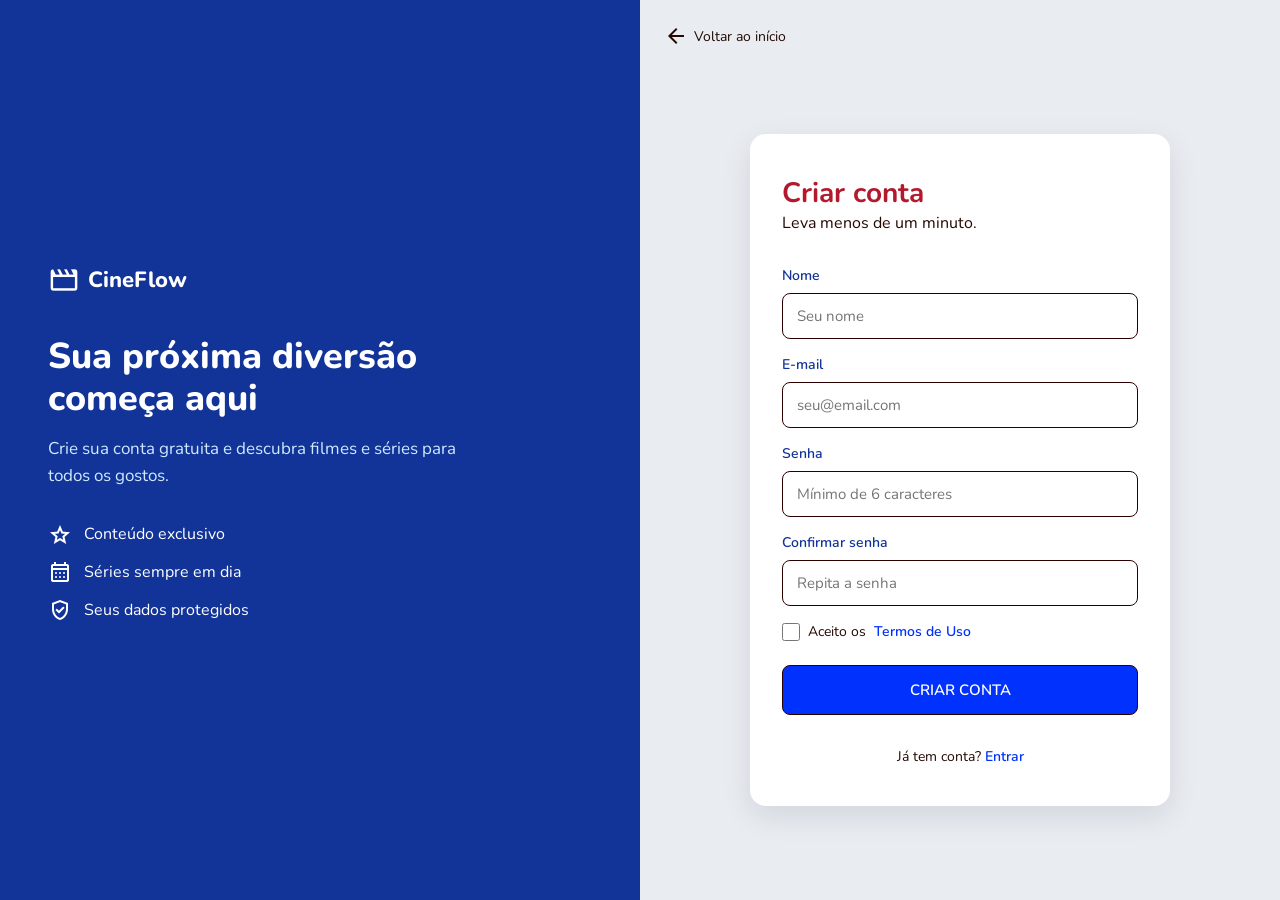
<file: cadastro.html>
<!DOCTYPE html>
<html lang="pt-BR">
<head>
    <meta charset="UTF-8">
    <meta name="viewport" content="width=device-width, initial-scale=1.0">
    <title>Cadastrar | CineFlow</title>
    <link rel="stylesheet" href="style.css">
    <link href="https://fonts.googleapis.com/css2?family=Nunito:ital,wght@0,200..1000;1,200..1000&display=swap" rel="stylesheet">
    <link href="https://fonts.googleapis.com/css2?family=Material+Symbols+Outlined" rel="stylesheet">
    <script src="script.js" defer></script>
</head>
<body>
    <div class="acesso">
        <aside class="acesso-painel">
            <a href="index.html" class="acesso-logo">
                <span class="material-symbols-outlined">movie</span> CineFlow
            </a>
            <h2>Sua próxima diversão começa aqui</h2>
            <p>Crie sua conta gratuita e descubra filmes e séries para todos os gostos.</p>
            <ul class="acesso-vantagens">
                <li><span class="material-symbols-outlined">star</span> Conteúdo exclusivo</li>
                <li><span class="material-symbols-outlined">calendar_month</span> Séries sempre em dia</li>
                <li><span class="material-symbols-outlined">verified_user</span> Seus dados protegidos</li>
            </ul>
        </aside>

        <main class="acesso-conteudo">
            <a href="index.html" class="acesso-voltar">
                <span class="material-symbols-outlined">arrow_back</span> Voltar ao início
            </a>

            <div class="acesso-card">
                <h1 style="color: #b4182d;">Criar conta</h1>
                <p class="acesso-subtitulo">Leva menos de um minuto.</p>

                <form class="acesso-form" id="form-cadastro">
                    <label for="nome">Nome</label>
                    <input type="text" id="nome" placeholder="Seu nome" required>

                    <label for="email">E-mail</label>
                    <input type="email" id="email" placeholder="seu@email.com" required>

                    <label for="senha">Senha</label>
                    <input type="password" id="senha" placeholder="Mínimo de 6 caracteres" minlength="6" required>

                    <label for="confirmar">Confirmar senha</label>
                    <input type="password" id="confirmar" placeholder="Repita a senha" required>

                    <label class="checkbox">
                        <input type="checkbox" required>
                        Aceito os <a href="#">Termos de Uso</a>
                    </label>

                    <button type="submit" class="btn btn-primario btn-grande">Criar conta</button>
                    <p class="form-aviso" id="form-aviso"></p>
                </form>

                <p class="acesso-trocar">Já tem conta? <a href="login.html">Entrar</a></p>
            </div>
        </main>
    </div>
</body>
</html>
</file>
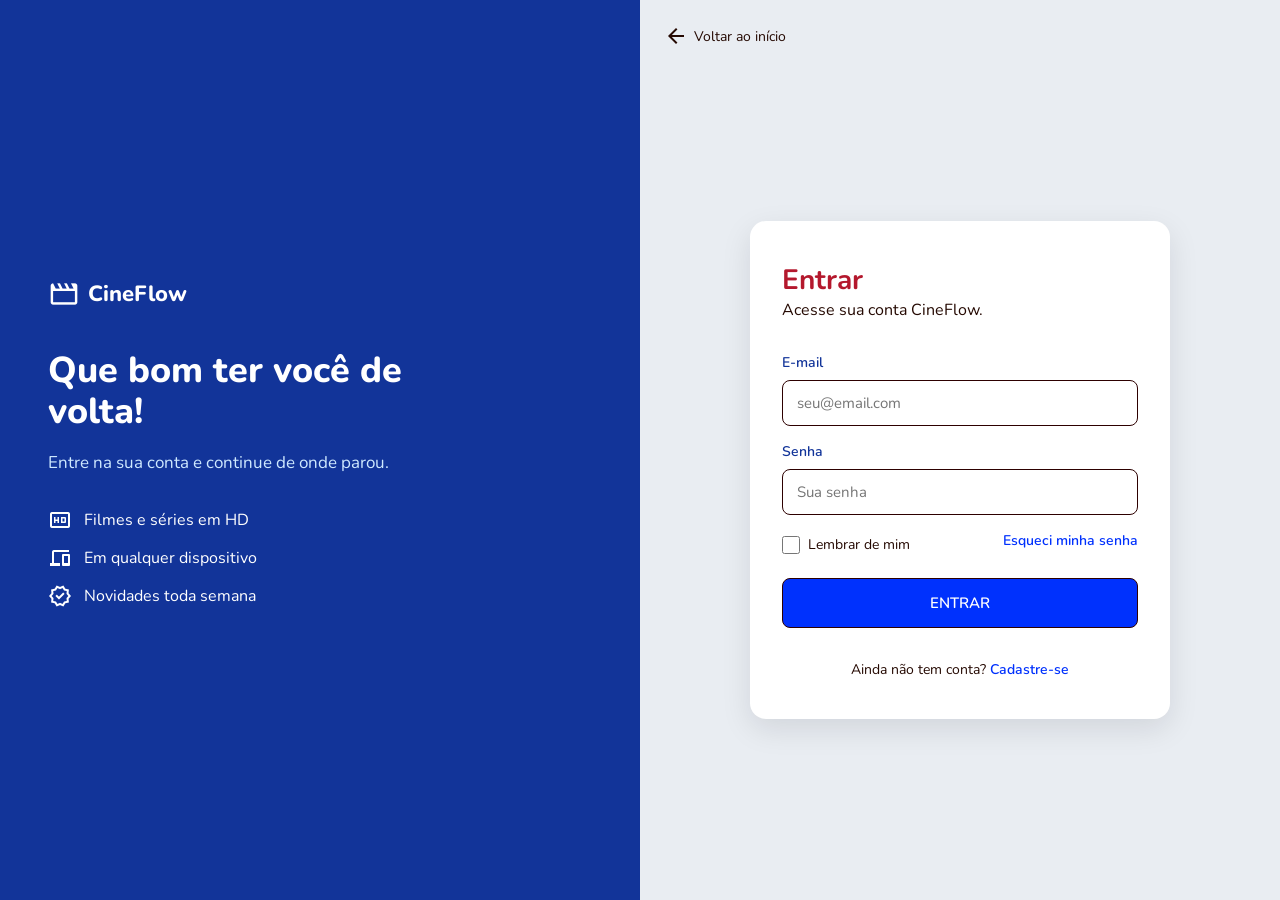
<file: login.html>
<!DOCTYPE html>
<html lang="pt-BR">
<head>
    <meta charset="UTF-8">
    <meta name="viewport" content="width=device-width, initial-scale=1.0">
    <title>Entrar | CineFlow</title>
    <link rel="stylesheet" href="style.css">
    <link href="https://fonts.googleapis.com/css2?family=Nunito:ital,wght@0,200..1000;1,200..1000&display=swap" rel="stylesheet">
    <link href="https://fonts.googleapis.com/css2?family=Material+Symbols+Outlined" rel="stylesheet">
    <script src="script.js" defer></script>
</head>
<body>
    <div class="acesso">
        <!-- Painel azul (some no celular) -->
        <aside class="acesso-painel">
            <a href="index.html" class="acesso-logo">
                <span class="material-symbols-outlined">movie</span> CineFlow
            </a>
            <h2>Que bom ter você de volta!</h2>
            <p>Entre na sua conta e continue de onde parou.</p>
            <ul class="acesso-vantagens">
                <li><span class="material-symbols-outlined">hd</span> Filmes e séries em HD</li>
                <li><span class="material-symbols-outlined">devices</span> Em qualquer dispositivo</li>
                <li><span class="material-symbols-outlined">new_releases</span> Novidades toda semana</li>
            </ul>
        </aside>

        <main class="acesso-conteudo">
            <a href="index.html" class="acesso-voltar">
                <span class="material-symbols-outlined">arrow_back</span> Voltar ao início
            </a>

            <div class="acesso-card">
                <h1 style="color: #b4182d;">Entrar</h1>
                <p class="acesso-subtitulo">Acesse sua conta CineFlow.</p>

                <form class="acesso-form" id="form-login">
                    <label for="email">E-mail</label>
                    <input type="email" id="email" placeholder="seu@email.com" required>

                    <label for="senha">Senha</label>
                    <input type="password" id="senha" placeholder="Sua senha" required>

                    <div class="acesso-opcoes">
                        <label class="checkbox">
                            <input type="checkbox"> Lembrar de mim
                        </label>
                        <a href="#">Esqueci minha senha</a>
                    </div>

                    <button type="submit" class="btn btn-primario btn-grande">Entrar</button>
                    <p class="form-aviso" id="form-aviso"></p>
                </form>

                <p class="acesso-trocar">Ainda não tem conta? <a href="cadastro.html">Cadastre-se</a></p>
            </div>
        </main>
    </div>
</body>
</html>
</file>
<file: style.css>
/* ===== Variáveis (cores do CineFlow) ===== */
:root {
    --azul-escuro: #123499;
    --azul: #0031fd;
    --vermelho: #b4182d;
    --vermelho-escuro: #7b0202;
    --vermelho-claro: #ff6961;
    --texto-principal: #000521;
    --texto-secundario: #250902;
    --cor-borda: #2d0000;
    --cor-fundo: #ffffff;
    --cor-novidade: #EDD8D6;
    --cor-cinza: #e9edf2;
    --cor-suave: #cfe9ff;
}

* { box-sizing: border-box; margin: 0; padding: 0; }

html { scroll-behavior: smooth; }
section { scroll-margin-top: 90px; }

body {
    font-family: "Nunito", sans-serif;
    color: var(--texto-principal);
    background-color: var(--cor-fundo);
}

/* ===== Header ===== */
.header {
    position: sticky;
    top: 0;
    z-index: 100;
    background-color: var(--cor-fundo);
    border-bottom: 1px solid var(--cor-borda);
}

.header-inner {
    max-width: 1200px;
    margin: 0 auto;
    padding: 12px 24px;
    display: flex;
    align-items: center;
    justify-content: space-between;
    gap: 24px;
}

.logo {
    display: flex;
    align-items: center;
    gap: 8px;
    font-size: 20px;
    font-weight: 800;
    color: var(--texto-principal);
    text-decoration: none;
}

.logo img { width: 65px; transition: transform 0.3s ease; }
.logo img:hover { transform: scale(1.1); }

.nav {
    display: flex;
    align-items: center;
    gap: 32px;
    list-style: none;
}

.nav a {
    text-decoration: none;
    color: var(--texto-secundario);
    font-size: 15px;
    font-weight: 600;
    padding: 6px 0;
    transition: color 0.3s ease;
    white-space: nowrap;
}

.nav a:hover { color: var(--vermelho); }

.actions { display: flex; align-items: center; gap: 12px; }

/* Botões Entrar/Cadastrar que ficam dentro do menu (só aparecem no celular) */
.nav-actions { display: none; }

.btn {
    font-family: inherit;
    font-size: 14px;
    font-weight: 600;
    border-radius: 8px;
    padding: 10px 18px;
    cursor: pointer;
    text-decoration: none;
    display: inline-flex;
    align-items: center;
    justify-content: center;
    border: 1px solid var(--cor-borda);
    transition: all 0.3s ease;
}

.btn-entrar { background-color: var(--azul); color: #fff; }
.btn-entrar:hover { background-color: var(--azul-escuro); }
.btn-cadastrar { background-color: var(--vermelho); color: #fff; }
.btn-cadastrar:hover { background-color: var(--vermelho-escuro); }

/* ===== Menu hambúrguer ===== */
.hamburger {
    display: none;
    flex-direction: column;
    justify-content: space-between;
    width: 30px;
    height: 21px;
    background: transparent;
    border: none;
    cursor: pointer;
}

.hamburger .bar {
    height: 3px;
    width: 100%;
    background-color: var(--texto-principal);
    border-radius: 3px;
    transition: all 0.3s ease-in-out;
}

.hamburger.active .bar:nth-child(1) { transform: translateY(9px) rotate(45deg); }
.hamburger.active .bar:nth-child(2) { opacity: 0; }
.hamburger.active .bar:nth-child(3) { transform: translateY(-9px) rotate(-45deg); }

@media (max-width: 768px) {
    .hamburger { display: flex; }
    .actions { display: none; }

    .nav {
        position: absolute;
        top: 100%;
        left: 0;
        width: 100%;
        background-color: var(--cor-fundo);
        flex-direction: column;
        align-items: center;
        padding: 0;
        gap: 0;
        max-height: 0;
        overflow: hidden;
        box-shadow: 0 10px 15px rgba(0, 0, 0, 0.1);
        transition: max-height 0.4s ease-in-out, padding 0.4s ease-in-out;
    }

    .nav.active {
        max-height: 500px;
        padding: 20px 0;
        border-bottom: 2px solid var(--vermelho);
    }

    .nav li { width: 100%; text-align: center; }
    .nav a { display: block; padding: 12px 0; width: 100%; color: var(--texto-principal); }

    .nav-actions { display: flex; gap: 12px; padding: 8px 24px 0; }
    .nav-actions .btn { flex: 1; }
    /* Garante o texto branco nos botões dentro do menu */
    .nav .btn-entrar, .nav .btn-cadastrar,
    .nav .btn-entrar:hover, .nav .btn-cadastrar:hover { color: #fff; }
}

/* ===== Ícones do Google ===== */
.material-symbols-outlined {
    font-size: 20px;
    line-height: 1;
    display: inline-block;
    width: 1em;
    overflow: hidden;
    white-space: nowrap;
    flex-shrink: 0;
}

/* ===== Hero ===== */
.hero {
    background-color: #dbe7ff;
    padding: 64px 0 80px;
    border-bottom: 1px solid var(--cor-cinza);
}

.hero-inner {
    max-width: 1200px;
    margin: 0 auto;
    padding: 0 24px;
    display: grid;
    grid-template-columns: minmax(0, 1fr) minmax(0, 1.2fr);
    align-items: center;
    gap: 48px;
}

.hero-etiqueta {
    display: inline-block;
    background-color: var(--cor-novidade);
    color: var(--vermelho);
    font-size: 12px;
    font-weight: 600;
    text-transform: uppercase;
    letter-spacing: 0.5px;
    padding: 6px 12px;
    border-radius: 6px;
    margin-bottom: 20px;
}

.hero-titulo {
    color: var(--azul-escuro);
    font-size: 32px;
    font-weight: 800;
    line-height: 1.1;
    text-transform: uppercase;
    margin-bottom: 20px;
}

.hero-titulo span {
    color: var(--vermelho-escuro);
    display: block;
    font-size: 25px;
    margin-top: 8px;
}

.hero-descricao {
    font-size: 18px;
    line-height: 1.5;
    color: var(--texto-secundario);
    max-width: 440px;
    margin-bottom: 32px;
}

.hero-botoes { display: flex; gap: 12px; flex-wrap: wrap; margin-bottom: 32px; }

.btn-grande {
    font-size: 15px;
    padding: 14px 28px;
    text-transform: uppercase;
    gap: 8px;
}

.btn-primario { background-color: var(--azul); color: #fff; }
.btn-primario:hover { background-color: var(--azul-escuro); }

.btn-contorno { color: var(--azul); background-color: #fff; border-color: var(--cor-cinza); }
.btn-contorno:hover { background-color: var(--cor-cinza); }

/* Vantagens: agora em 2 colunas (eram 4 itens em coluna) */
.hero-vantagens {
    list-style: none;
    display: grid;
    grid-template-columns: 1fr 1fr;
    gap: 16px;
    background-color: var(--cor-fundo);
    border: 1px solid var(--cor-cinza);
    border-radius: 10px;
    padding: 16px 0;
    max-width: 460px;
}

.hero-vantagens li {
    display: flex;
    align-items: center;
    gap: 10px;
    padding: 0 14px;
    font-size: 12px;
    line-height: 1.4;
    color: var(--texto-secundario);
}

.hero-vantagens .material-symbols-outlined { color: var(--azul-escuro); font-size: 26px; }
.hero-vantagens strong { display: block; color: var(--texto-principal); font-weight: 600; }

.hero-imagem {
    width: 100%;
    height: auto;
    display: block;
    border-radius: 14px;
    box-shadow: 0 20px 40px rgba(0, 5, 33, 0.25);
}

/* ===== Seções (container, título) ===== */
.container { max-width: 1200px; margin: 0 auto; padding: 0 24px; }

.secao { padding: 64px 0; border-bottom: 1px solid var(--cor-cinza); }

.secao-titulo {
    color: var(--azul-escuro);
    font-size: 24px;
    font-weight: 800;
    text-transform: uppercase;
    text-align: center;
    margin-bottom: 40px;
}

.secao-titulo::after {
    content: "";
    display: block;
    width: 48px;
    height: 3px;
    background-color: var(--vermelho);
    margin: 12px auto 0;
    border-radius: 2px;
}

/* ===== Cartões (Filmes e Séries) ===== */
.cards { display: grid; grid-template-columns: repeat(5, 1fr); gap: 20px; }

.card {
    background-color: var(--cor-fundo);
    border: 1px solid var(--cor-cinza);
    border-radius: 12px;
    padding: 32px 20px;
    text-align: center;
    transition: transform .2s ease, box-shadow .2s ease;
}

.card:hover { transform: translateY(-4px); box-shadow: 0 10px 24px rgba(0, 5, 33, 0.12); }

.card-icone { font-size: 48px; color: var(--vermelho); margin-bottom: 16px; }
.card h3 { font-size: 16px; color: var(--azul-escuro); margin-bottom: 8px; }
.card p { font-size: 14px; line-height: 1.5; color: var(--texto-secundario); }

/* ===== Categorias + pesquisa ===== */
.pesquisa {
    display: flex;
    max-width: 520px;
    margin: 0 auto 32px;
    gap: 8px;
}

.pesquisa input {
    flex: 1;
    font-family: inherit;
    font-size: 15px;
    padding: 12px 14px;
    border: 1px solid var(--cor-borda);
    border-radius: 8px;
}

.pesquisa input:focus { outline: 2px solid var(--azul); border-color: transparent; }

.categorias {
    list-style: none;
    display: flex;
    flex-wrap: wrap;
    justify-content: center;
    gap: 12px;
}

.categorias li {
    background-color: var(--cor-suave);
    color: var(--azul-escuro);
    font-weight: 600;
    padding: 10px 20px;
    border-radius: 999px;
}

/* ===== Como funciona ===== */
.passos { display: flex; align-items: flex-start; justify-content: space-between; gap: 8px; }
.passo { flex: 1; text-align: center; }

.passo-circulo {
    width: 80px;
    height: 80px;
    border-radius: 50%;
    background-color: var(--cor-suave);
    color: var(--azul-escuro);
    margin: 0 auto 16px;
    display: flex;
    align-items: center;
    justify-content: center;
    position: relative;
}

.passo-circulo .material-symbols-outlined { font-size: 32px; }

.passo-numero {
    position: absolute;
    top: -4px;
    left: -4px;
    width: 26px;
    height: 26px;
    border-radius: 50%;
    background-color: var(--vermelho);
    color: #fff;
    font-size: 13px;
    font-weight: 700;
    display: flex;
    align-items: center;
    justify-content: center;
}

.passo h3 { font-size: 15px; color: var(--azul-escuro); margin-bottom: 8px; }
.passo p { font-size: 14px; line-height: 1.5; color: var(--texto-secundario); max-width: 200px; margin: 0 auto; }
.seta { font-size: 28px; color: #94A3B8; margin-top: 22px; }

/* ===== Benefícios ===== */
.beneficios { list-style: none; display: grid; grid-template-columns: repeat(4, 1fr); margin-bottom: 48px; }
.beneficios li { text-align: center; padding: 0 20px; }
.beneficios li + li { border-left: 1px solid var(--cor-cinza); }

.beneficio-circulo {
    width: 64px;
    height: 64px;
    border-radius: 50%;
    background-color: var(--cor-novidade);
    color: var(--vermelho);
    margin: 0 auto 16px;
    display: flex;
    align-items: center;
    justify-content: center;
}

.beneficio-circulo .material-symbols-outlined { font-size: 32px; }
.beneficios h3 { font-size: 15px; color: var(--azul-escuro); margin-bottom: 8px; }
.beneficios p { font-size: 14px; line-height: 1.5; color: var(--texto-secundario); }

/* ===== Chamada final (CTA) ===== */
.cta {
    display: flex;
    align-items: center;
    gap: 32px;
    background-color: var(--cor-suave);
    border-radius: 12px;
    padding: 32px 48px;
}

.cta-icone {
    width: 64px;
    height: 64px;
    border-radius: 12px;
    background-color: var(--vermelho);
    color: #fff;
    flex-shrink: 0;
    display: flex;
    align-items: center;
    justify-content: center;
}

.cta-icone .material-symbols-outlined { font-size: 36px; }
.cta-texto { flex: 1; }
.cta-texto h2 { font-size: 22px; font-weight: 800; color: var(--azul-escuro); text-transform: uppercase; margin-bottom: 4px; }
.cta-texto p { color: var(--texto-secundario); }

/* ===== Contato ===== */
.contato-conteudo { display: grid; grid-template-columns: 1fr 1.3fr; gap: 48px; align-items: start; }
.contato-info h3 { font-size: 20px; color: var(--azul-escuro); margin-bottom: 8px; }
.contato-info p { line-height: 1.6; color: var(--texto-secundario); margin-bottom: 24px; }
.contato-lista { list-style: none; }
.contato-lista li { display: flex; align-items: center; gap: 12px; margin-bottom: 14px; }
.contato-lista .material-symbols-outlined { color: var(--vermelho); font-size: 24px; }

/* Formulários (contato, login e cadastro usam a mesma ideia) */
.contato-form, .acesso-form { display: flex; flex-direction: column; gap: 8px; }

.contato-form {
    background-color: var(--cor-fundo);
    border: 1px solid var(--cor-cinza);
    border-radius: 12px;
    padding: 32px;
}

.contato-form label, .acesso-form label {
    font-size: 14px;
    font-weight: 600;
    color: var(--azul-escuro);
    margin-top: 8px;
}

.contato-form input, .contato-form textarea,
.acesso-form input {
    font-family: inherit;
    font-size: 15px;
    padding: 12px 14px;
    border: 1px solid var(--cor-borda);
    border-radius: 8px;
    width: 100%;
}

.contato-form textarea { resize: vertical; }

.contato-form input:focus, .contato-form textarea:focus,
.acesso-form input:focus { outline: 2px solid var(--azul); border-color: transparent; }

.contato-form button, .acesso-form button[type="submit"] { margin-top: 16px; }

.form-aviso { color: #15803D; font-weight: 600; text-align: center; }

/* ===== Footer ===== */
.footer { background-color: var(--cor-cinza); font-size: 14px; color: var(--texto-secundario); }

.footer-colunas {
    display: grid;
    grid-template-columns: 1.5fr 1fr 1fr 1fr;
    gap: 32px;
    padding-top: 48px;
    padding-bottom: 40px;
}

.footer-logo { display: flex; align-items: center; gap: 8px; text-decoration: none; font-size: 22px; font-weight: 800; margin-bottom: 12px; }
.footer-logo img { width: 48px; }
.footer-logo span { color: var(--vermelho); }
.footer-sobre p { max-width: 280px; line-height: 1.5; }
.footer h3 { font-size: 14px; color: var(--azul-escuro); margin-bottom: 12px; }
.footer-links { list-style: none; }
.footer-links li { margin-bottom: 8px; }
.footer a { color: var(--texto-secundario); text-decoration: none; transition: color .2s ease; }
.footer a:hover { color: var(--vermelho); }
.footer-contato { font-style: normal; }
.footer-contato > a { display: flex; align-items: center; gap: 8px; margin-bottom: 10px; }
.footer-contato .material-symbols-outlined { color: var(--azul-escuro); }

.footer-copyright {
    border-top: 1px solid var(--cor-suave);
    text-align: center;
    font-size: 13px;
    padding: 16px 24px;
}

/* ===== Login e Cadastro ===== */
.acesso { display: grid; grid-template-columns: 1fr 1fr; min-height: 100vh; }

.acesso-painel {
    background-color: var(--azul-escuro);
    color: #fff;
    padding: 48px;
    display: flex;
    flex-direction: column;
    justify-content: center;
    gap: 16px;
}

.acesso-logo { display: flex; align-items: center; gap: 8px; color: #fff; text-decoration: none; font-size: 22px; font-weight: 800; margin-bottom: 24px; }
.acesso-logo .material-symbols-outlined { font-size: 32px; }
.acesso-painel h2 { font-size: 36px; line-height: 1.15; font-weight: 800; max-width: 420px; }
.acesso-painel p { font-size: 17px; line-height: 1.6; color: var(--cor-suave); max-width: 420px; }
.acesso-vantagens { list-style: none; margin-top: 16px; }
.acesso-vantagens li { display: flex; align-items: center; gap: 12px; margin-bottom: 14px; }

.acesso-conteudo {
    background-color: var(--cor-cinza);
    padding: 80px 24px 40px;
    display: flex;
    flex-direction: column;
    align-items: center;
    justify-content: center;
    position: relative;
}

.acesso-voltar {
    position: absolute;
    top: 24px;
    left: 24px;
    display: flex;
    align-items: center;
    gap: 6px;
    font-size: 14px;
    color: var(--texto-secundario);
    text-decoration: none;
}

.acesso-voltar:hover { color: var(--vermelho); }

.acesso-card {
    width: 100%;
    max-width: 420px;
    background-color: var(--cor-fundo);
    border-radius: 16px;
    padding: 40px 32px;
    box-shadow: 0 10px 30px rgba(0, 5, 33, 0.1);
}

.acesso-card h1 { font-size: 28px; color: var(--azul-escuro); }
.acesso-subtitulo { color: var(--texto-secundario); margin-bottom: 24px; }
.acesso-opcoes { display: flex; justify-content: space-between; align-items: center; flex-wrap: wrap; gap: 8px; margin-top: 4px; }

.acesso-opcoes a, .acesso-trocar a, .checkbox a {
    color: var(--azul);
    font-weight: 600;
    text-decoration: none;
    font-size: 14px;
}

.acesso-opcoes a:hover, .acesso-trocar a:hover, .checkbox a:hover { text-decoration: underline; }

.acesso-form .checkbox { display: flex; align-items: center; gap: 8px; font-weight: 400; color: var(--texto-secundario); }
.acesso-form .checkbox input { width: 18px; height: 18px; accent-color: var(--azul); }
.acesso-trocar { text-align: center; font-size: 14px; color: var(--texto-secundario); margin-top: 24px; }

/* ===== Tablet ===== */
@media (max-width: 1024px) {
    .hero-inner { grid-template-columns: minmax(0, 1fr); }
    .cards { grid-template-columns: repeat(2, 1fr); }
    .passos { flex-direction: column; align-items: center; gap: 32px; }
    .seta { display: none; }
    .beneficios { grid-template-columns: repeat(2, 1fr); gap: 32px 0; }
    .beneficios li + li { border-left: none; }
    .contato-conteudo { grid-template-columns: 1fr; gap: 32px; }
    .footer-colunas { grid-template-columns: repeat(2, 1fr); }
}

/* ===== Celular ===== */
@media (max-width: 768px) {
    .hero { padding: 40px 0 56px; }
    .hero-botoes { flex-direction: column; }
    .hero-vantagens { grid-template-columns: 1fr; max-width: none; }
    .secao { padding: 48px 0; }
    .secao-titulo { font-size: 20px; }
    .cards, .beneficios { grid-template-columns: 1fr; }
    .cta { flex-direction: column; text-align: center; padding: 32px 24px; gap: 20px; }
    .cta-texto h2 { font-size: 18px; }
    .cta .btn { width: 100%; }
    .contato-form { padding: 24px 20px; }
    .footer-colunas { grid-template-columns: 1fr; gap: 28px; }
}

@media (max-width: 900px) {
    .acesso { grid-template-columns: 1fr; }
    .acesso-painel { display: none; }
    .acesso-voltar { position: static; align-self: flex-start; margin-bottom: 24px; }
    .acesso-conteudo { justify-content: flex-start; padding-top: 32px; }
    .acesso-card { padding: 32px 20px; }
}
</file>
